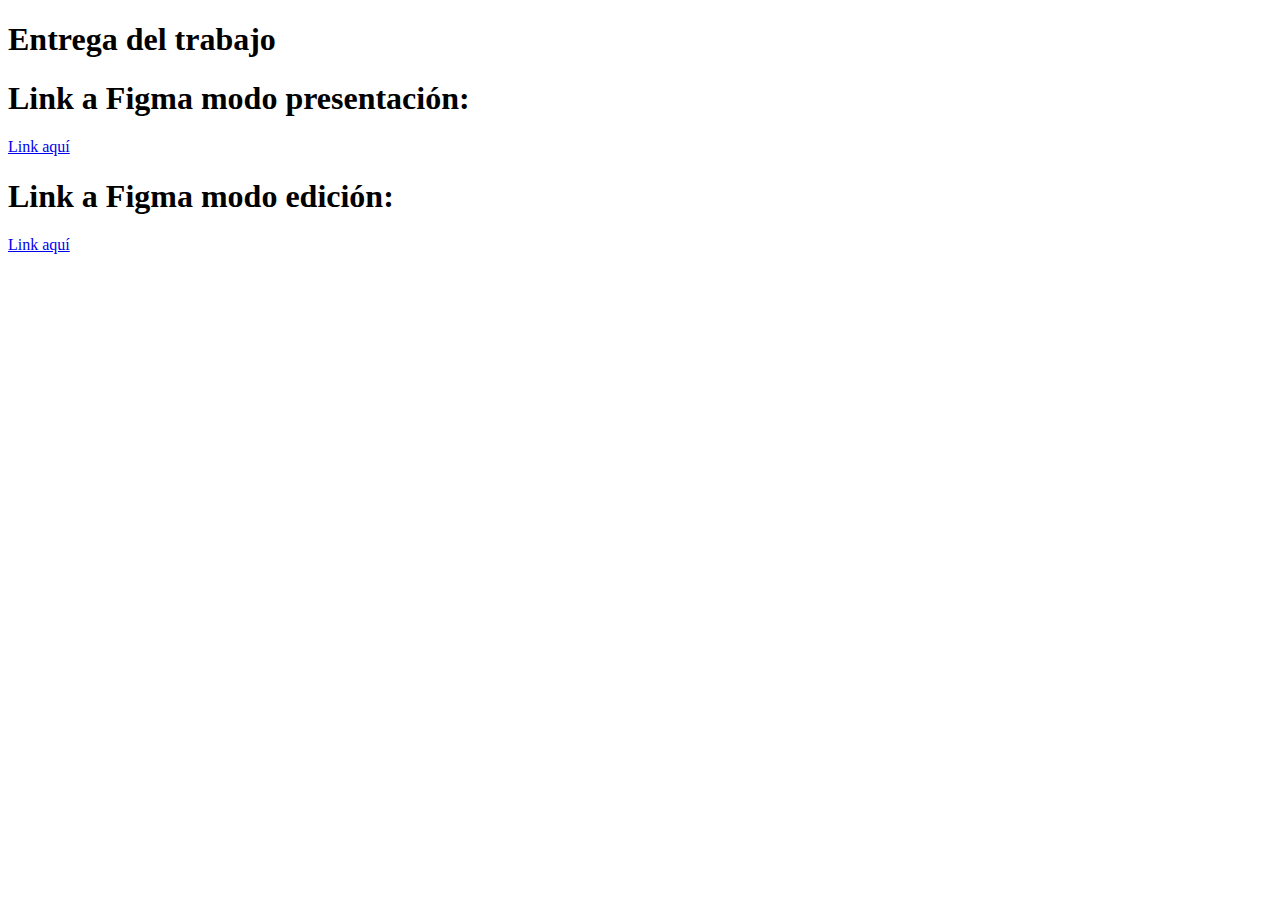
<file: TP1/EntregaFinal/index.html>
<!DOCTYPE html>
<html lang="en">
<head>
    <meta charset="UTF-8">
    <meta name="viewport" content="width=device-width, initial-scale=1.0">
    <meta http-equiv="X-UA-Compatible" content="ie=edge">
    <title>Entrega Visualizacion</title>
</head>
<body>
    <h1>Entrega del trabajo</h1>
    <h1>Link a Figma modo presentación:</h1>
<a href="https://www.figma.com/proto/ldNifO5oZ9bYKLvWNHwueU/Interfaces?node-id=219-9907&node-type=canvas&t=2ipZr9Sms6TD4jUm-1&scaling=min-zoom&content-scaling=fixed&page-id=83%3A150&starting-point-node-id=219%3A9907">Link aquí</a>
<h1>Link a Figma modo edición:</h1>
<a href="https://www.figma.com/design/ldNifO5oZ9bYKLvWNHwueU/Interfaces?node-id=19-110&m=dev&t=q0LPib8sb5KTSscT-1">Link aquí</a>
</body>
</html>
</file>
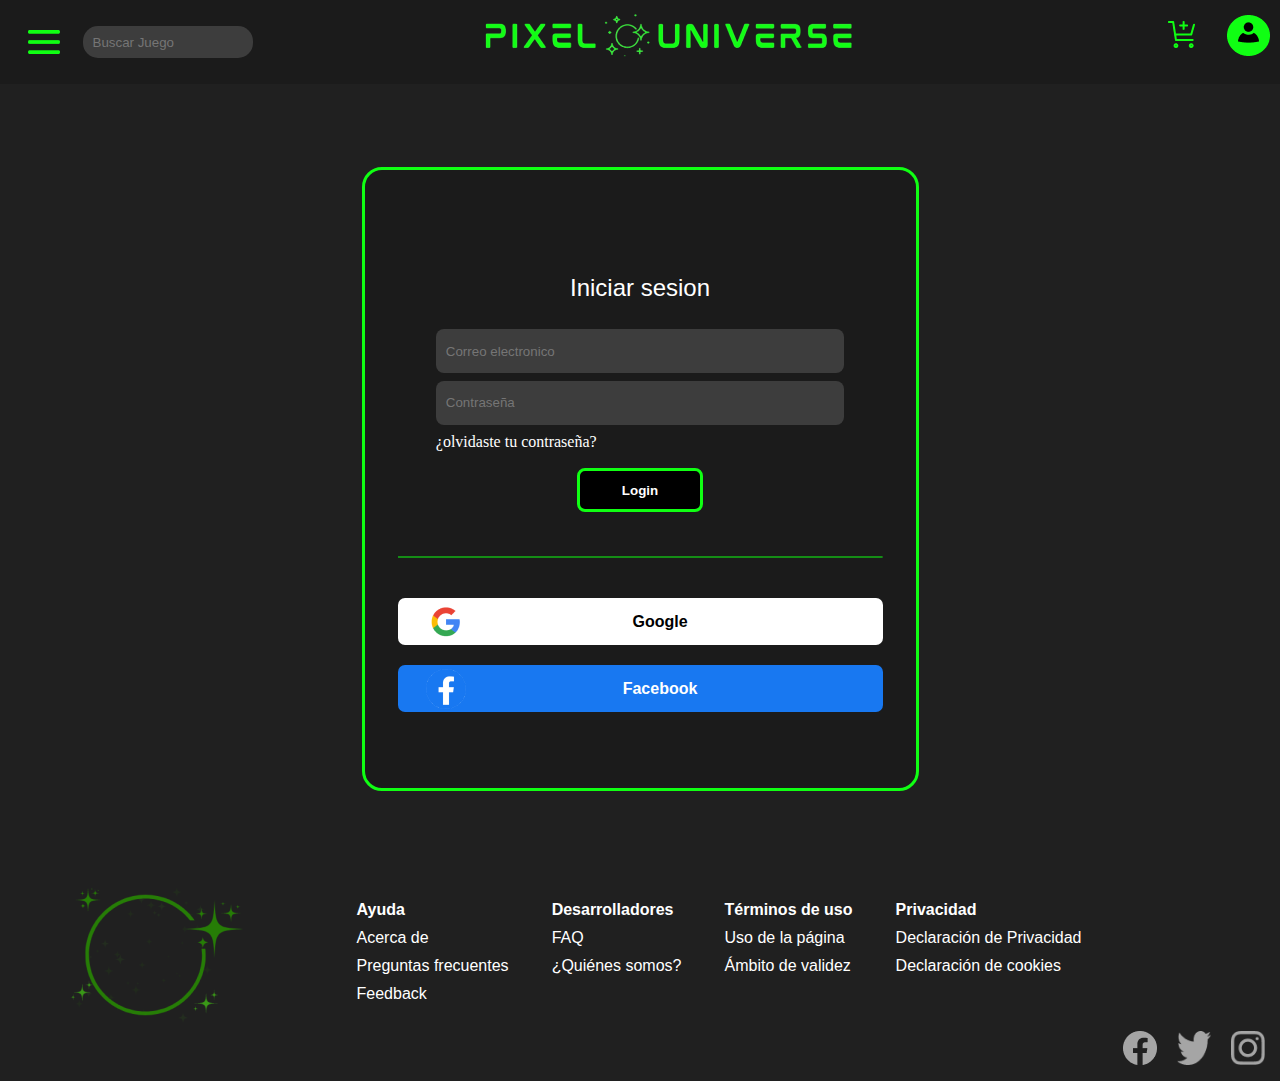
<file: TP2/EntregaFinal/inicioSesion.html>
<!DOCTYPE html>
<html lang="en">
<head>
    <meta charset="UTF-8">
    <meta name="viewport" content="width=device-width, initial-scale=1.0">
    <title>Iniciar sesion - Pixel Universe</title>

    <link rel="stylesheet" href="styles/inicio.css">
    <link rel="shortcut icon" href="favicon.ico" type="image/x-icon">
    <link href="https://fonts.googleapis.com/css2?family=Lato:ital,wght@0,100;0,300;0,400;0,700;0,900;1,100;1,300;1,400;1,700;1,900&display=swap" rel="stylesheet">
    <link rel="preconnect" href="https://fonts.googleapis.com">
    <link rel="preconnect" href="https://fonts.gstatic.com" crossorigin>
    <link href="https://fonts.googleapis.com/css2?family=Handjet:wght@100..900&display=swap" rel="stylesheet">
    <link rel="shortcut icon" href="imgs/logoIcono.png" />
    
</head>
<body>

    <div class="fondo">

        <!-- MENU HAMBURGUESA ABIERTO -->
        
        <div class="container-menu-hamburguesa-abierto">
            <div class="menu-hamburguesa" id="menuHambAbierto">
                <div class="container-iconos">
                <li><button id="menuHambAb" class="men-ham"><img src="imgs/header/Menu hamburguesa.png" alt=""></button></li>
                
                    <div class="iconos">
                    <div class="container-icono"><li><button class="icono"><img src="imgs/iconos-menu-hamburguesa/icono-clasicos.png" alt=""></button><a href="home.html">Clasicos</a></li></div>
                    <div class="container-icono"><li><button class="icono"><img src="imgs/iconos-menu-hamburguesa/icono-autos.png" alt=""></button><a href="home.html">Vehiculos</a></li></div>
                    <div class="container-icono"><li><button class="icono"><img src="imgs/iconos-menu-hamburguesa/icono-accion.png" alt=""></button><a href="home.html">Accion</a></li></div>
                    <div class="container-icono"><li><button class="icono"><img src="imgs/iconos-menu-hamburguesa/icono-deporte.png" alt=""></button><a href="home.html">Deporte</a></li></div>
                    <div class="container-icono"><li><button class="icono"><img src="imgs/iconos-menu-hamburguesa/icono-estrategia.png" alt=""></button><a href="home.html">Estrategia</a></li></div>
                    <div class="container-icono"><li><button class="icono"><img src="imgs/iconos-menu-hamburguesa/icono-puzzle.png" alt=""></button><a href="home.html">Puzzle</a></li></div>
                    <div class="container-icono"><li><button class="icono"><img src="imgs/iconos-menu-hamburguesa/icono-login.png" alt=""></button><a href="inicioSesion.html">Cerrar sesion</a></li></div>
                    </div>
                    
                </div>

            </div>
        </div>

        <!-- NAV -->
        
        <header>
            <div class="nav">
                <ul>
                    <li><button id="menuHamb" class="men-ham"><img src="imgs/header/Menu hamburguesa.png" alt=""></button></li>
                    <li id="search"><input placeholder="Buscar Juego"></input></li>
                    <li id="tituloPrincipal"><a href="home.html"><img src="imgs/Logo.png" alt=""></a></li>
                    <li id="carrito"><a href=""><img src="imgs/header/carrito.png" alt=""></a></li>
                    <li id="cuenta"><a href="registro.html"><img src="imgs/header/login.png" alt=""></a></li>
                </ul>
            </div>
        </header>

        <!-- INICIO DE SESION -->

        <div class="container">
            <div class="container-inicioSesion">

                <div class="container-principal">
                    <h2>Iniciar sesion</h2>
                    <input type="text" placeholder="Correo electronico">
                    <input type="text" placeholder="Contraseña">
                    <p>¿olvidaste tu contraseña?</p>
                    <div class="container-enviar">
                        <button class="enviar"><a href="home.html">Login</a></button>
                    </div>
                </div>

                <div class="container-linea">
                    <img class="linea" src="imgs/linea.png" alt="">
                </div>
    
                <div class="container-IncioExterior">
                    <button class="btn-google"><img src="imgs/google.png" alt="">Google</button>
                    <button class="btn-facebook"><img src="imgs/facebook.png" alt="">Facebook</button>
                </div>
    
            </div>
        </div>

        <!-- FOOTER -->

        <footer>
            <div class="footer-container">
                <div class="footer-image">
                    <img src="imgs/footer/logoFooter.png" alt="">
                </div>
    
                <div class="footer-links">
                    <div class="container-footer-links">
                        <section>
                            <h2>Ayuda</h2>
                            <ul>
                                <li><a href="#">Acerca de</a></li>
                                <li><a href="#">Preguntas frecuentes</a></li>
                                <li><a href="#">Feedback</a></li>
                            </ul>
                        </section>
        
                        <section>
                            <h2>Desarrolladores</h2>
                            <ul>
                                <li><a href="#">FAQ</a></li>
                                <li><a href="#">¿Quiénes somos?</a></li>
                            </ul>
                        </section>
        
                        <section>
                            <h2>Términos de uso</h2>
                            <ul>
                                <li><a href="#">Uso de la página</a></li>
                                <li><a href="#">Ámbito de validez</a></li>
                            </ul>
                        </section>
        
                        <section>
                            <h2>Privacidad</h2>
                            <ul>
                                <li><a href="#">Declaración de Privacidad</a></li>
                                <li><a href="#">Declaración de cookies</a></li>
                            </ul>
                        </section>
                    </div>
                </div>
    
                <div class="footer-social">
                    <ul>
                        <li><a href="#"><img src="imgs/footer/icono-facebook.png" alt="Facebook"></a></li>
                        <li><a href="#"><img src="imgs/footer/icono-x.png" alt="Twitter"></a></li>
                        <li><a href="#"><img src="imgs/footer/icono-instagram.png" alt="Instagram"></a></li>
                    </ul>
                </div>
            </div>
                </footer>
    
        <script src="scripts/menuHamburguesa.js"></script>
</body>
</html>
</file>
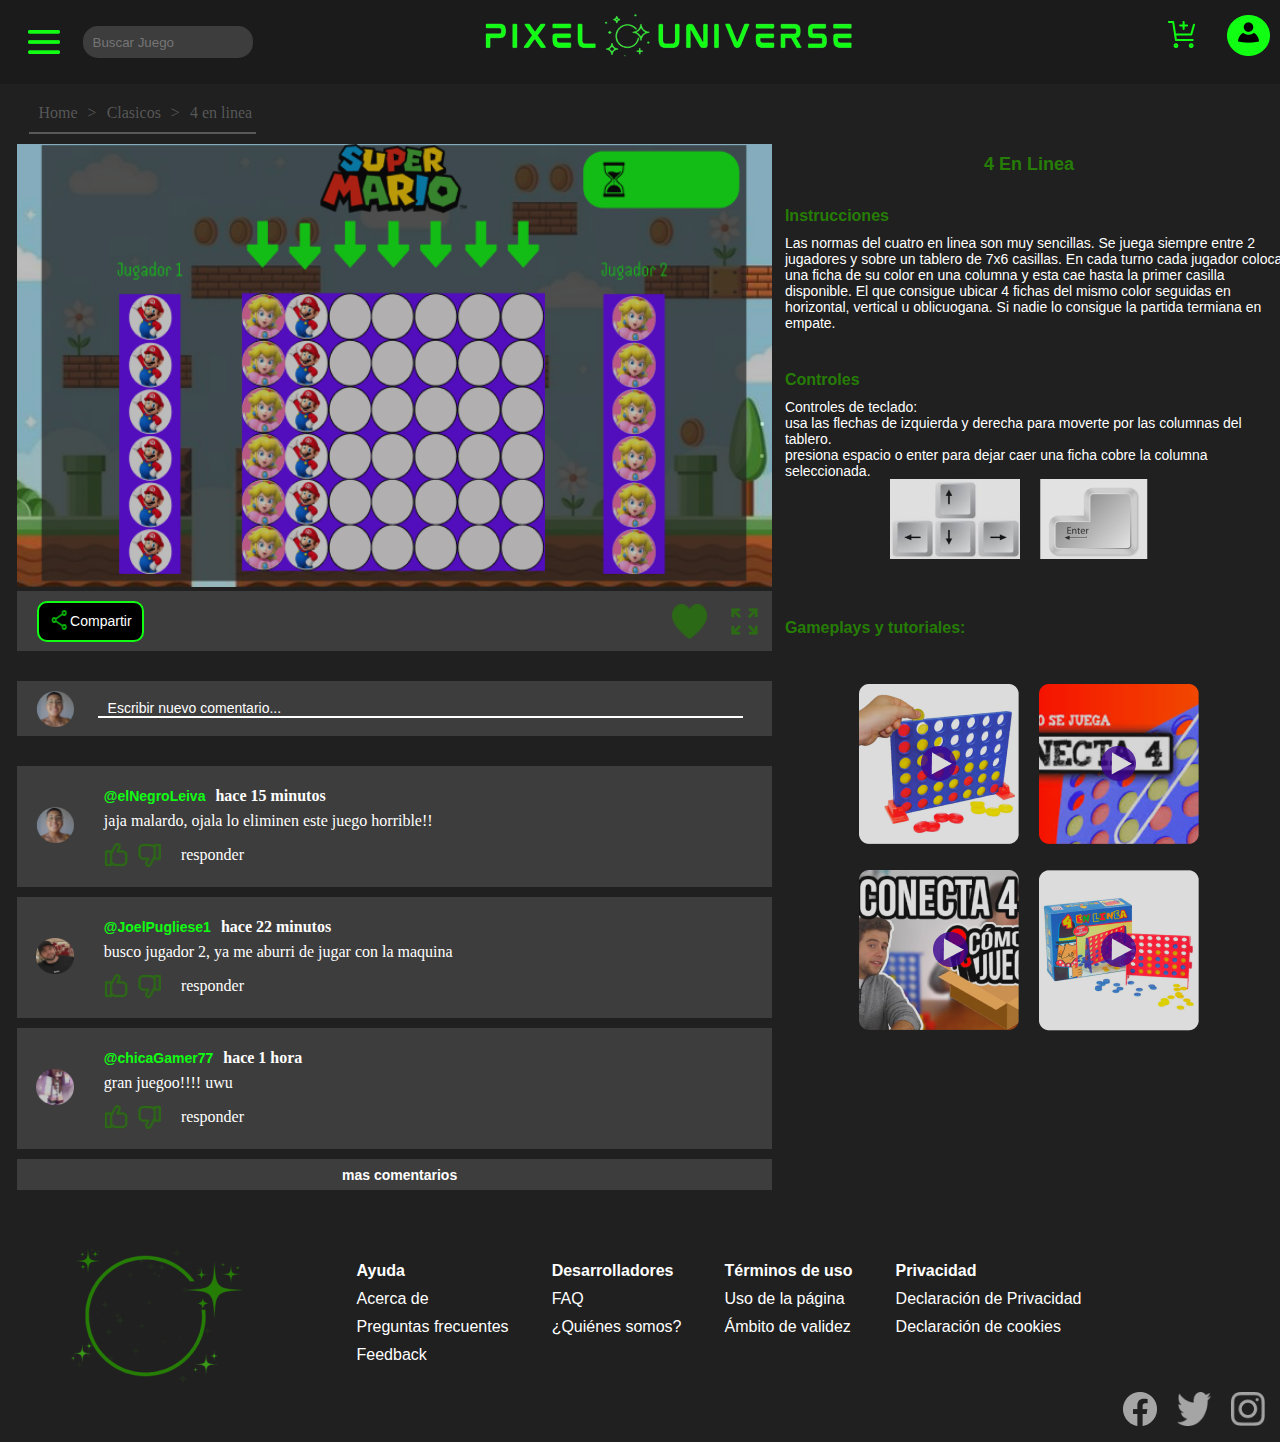
<file: TP2/EntregaFinal/intermedia.html>
<!DOCTYPE html>
<html lang="en">
<head>
    <meta charset="UTF-8">
    <meta name="viewport" content="width=device-width, initial-scale=1.0">
    <title>4 en linea - Pixel Universe</title>

    <link rel="stylesheet" href="styles/intermedia.css">
    <link rel="shortcut icon" href="favicon.ico" type="image/x-icon">
    <link href="https://fonts.googleapis.com/css2?family=Lato:ital,wght@0,100;0,300;0,400;0,700;0,900;1,100;1,300;1,400;1,700;1,900&display=swap" rel="stylesheet">
    <link rel="preconnect" href="https://fonts.googleapis.com">
    <link rel="preconnect" href="https://fonts.gstatic.com" crossorigin>
    <link href="https://fonts.googleapis.com/css2?family=Handjet:wght@100..900&display=swap" rel="stylesheet">
    <link rel="shortcut icon" href="imgs/logoIcono.png" />

</head>
<body>

    <div class="fondo">

        <div class="fondo">

            <!-- MENU HAMBURGUESA ABIERTO -->
        
            <div class="container-menu-hamburguesa-abierto">
                <div class="menu-hamburguesa" id="menuHambAbierto">
                    <div class="container-iconos">
                    <li><button id="menuHambAb" class="men-ham"><img src="imgs/header/Menu hamburguesa.png" alt=""></button></li>
                    
                        <div class="iconos">
                        <div class="container-icono"><li><button class="icono"><img src="imgs/iconos-menu-hamburguesa/icono-clasicos.png" alt=""></button><a href="home.html">Clasicos</a></li></div>
                        <div class="container-icono"><li><button class="icono"><img src="imgs/iconos-menu-hamburguesa/icono-autos.png" alt=""></button><a href="home.html">Vehiculos</a></li></div>
                        <div class="container-icono"><li><button class="icono"><img src="imgs/iconos-menu-hamburguesa/icono-accion.png" alt=""></button><a href="home.html">Accion</a></li></div>
                        <div class="container-icono"><li><button class="icono"><img src="imgs/iconos-menu-hamburguesa/icono-deporte.png" alt=""></button><a href="home.html">Deporte</a></li></div>
                        <div class="container-icono"><li><button class="icono"><img src="imgs/iconos-menu-hamburguesa/icono-estrategia.png" alt=""></button><a href="home.html">Estrategia</a></li></div>
                        <div class="container-icono"><li><button class="icono"><img src="imgs/iconos-menu-hamburguesa/icono-puzzle.png" alt=""></button><a href="home.html">Puzzle</a></li></div>
                        <div class="container-icono"><li><button class="icono"><img src="imgs/iconos-menu-hamburguesa/icono-login.png" alt=""></button><a href="inicioSesion.html">Cerrar sesion</a></li></div>
                        </div>
                        
                    </div>
    
                </div>
            </div>
        
            <!-- NAV -->
        
            <header>
                <div class="nav">
                    <ul>
                        <li><button id="menuHamb" class="men-ham"><img src="imgs/header/Menu hamburguesa.png" alt=""></button></li>
                        <li id="search"><input placeholder="Buscar Juego"></input></li>
                        <li id="tituloPrincipal"><a href="home.html"><img src="imgs/Logo.png" alt=""></a></li>
                        <li id="carrito"><a href=""><img src="imgs/header/carrito.png" alt=""></a></li>
                        <li id="cuenta"><a href="registro.html"><img src="imgs/header/login.png" alt=""></a></li>
                    </ul>
                </div>
            </header>

            <!-- PAGINA INTERMEDIA -->
            
            <div class="container-principal">

                <div class="container-breadcrumb">
                    <div class="breadcrumbs">
                        <div class="breadcrumb">
                            <a href="home.html">Home</a><p> > </p><a href="">Clasicos</a><p> > </p><a href="">4 en linea</a>
                        </div>
                    </div>
                </div>

                <div class="container-principal-juego">

                    <div class="container-zona-juego">

                        <div class="zona-juego">
    
                            <div class="juego">
                                
                                <!-- PANTALLA -->

                                <img src="imgs/foto-web-jueguitos/carrusel-juegos/CuatroEnLineaMario.png" alt="">

                                <!-- ZONA DEBAJO DE LA PANTALLA -->

                                <div class="container-titulo">

                                    <div class="boton">
                                        <button class="btn-compartir"><span class="logo-btn"><img src="imgs/intermedia-fotos/share.png" alt=""></span>Compartir</button>
                                        <!-- <button><img src="imgs/intermedia-fotos/share.png" alt="">Compartir</button> -->
                                    </div>

                                    <div class="botones-extra">
                                        <img src="imgs/intermedia-fotos/Corazon2.png" alt="">
                                        <img src="imgs/intermedia-fotos/gridicons_fullscreen.png" alt="">
                                    </div>

                                </div>

<!-- COMENTARIOS -->

                                    <div class="container-comentarios">

<!-- ESCRIBIR COMENTARIOS -->
                                        <div class="dejar-comentario">
                                            
                                            <div class="container-img">
                                                <img src="imgs/intermedia-fotos/img-perfil1.png" alt="">
                                            </div>
    
                                            <div class="container-comentario-nuevo">
                                                <p>Escribir nuevo comentario...</p>
                                            </div>
                                        </div>

<!-- comentario-->
                                        <section class="comentarios-ej">
                                            
                                            <div class="container-comentarios-ej">

<!-- comentario 1 -->
                                                <div class="comentario">
                                                
                                                    <div class="container-img">
                                                        <img src="imgs/intermedia-fotos/img-perfil1.png" alt="">
                                                    </div>
        
                                                    <div class="container-comentario">


        
                                                        <div class="container-informacion">
                                                            
                                                            <div class="nombre">
                                                                <a href="">@elNegroLeiva</a>
                                                            </div>
        
                                                            <div class="info">
                                                                <p>hace 15 minutos</p>
                                                            </div>
                                                            
                                                        </div>


        
                                                        <div class="container-mensaje">
                                                            <p>jaja malardo, ojala lo eliminen este juego horrible!!</p>
                                                        </div>


        
                                                        <div class="container-calificacion">
                                                            <img src="imgs/intermedia-fotos/like.png" alt="">
                                                            <img src="imgs/intermedia-fotos/dislike.png" alt="">
                                                            <p>responder</p>
                                                        </div>

                                                    </div>
        
                                                </div>

<!-- comentario 2 -->
                                                <div class="comentario">
                                                
                                                    <div class="container-img">
                                                        <img src="imgs/intermedia-fotos/img-perfil2.png" alt="">
                                                    </div>
        
                                                    <div class="container-comentario">


        
                                                        <div class="container-informacion">
                                                            
                                                            <div class="nombre">
                                                                <a href="">@JoelPugliese1</a>
                                                            </div>
        
                                                            <div class="info">
                                                                <p>hace 22 minutos</p>
                                                            </div>
                                                            
                                                        </div>


        
                                                        <div class="container-mensaje">
                                                            <p>busco jugador 2, ya me aburri de jugar con la maquina</p>
                                                        </div>


        
                                                        <div class="container-calificacion">
                                                            <img src="imgs/intermedia-fotos/like.png" alt="">
                                                            <img src="imgs/intermedia-fotos/dislike.png" alt="">
                                                            <p>responder</p>
                                                        </div>


        
                                                    </div>
        
                                                </div>


<!-- comentario 3 -->
                                                <div class="comentario">
                                                
                                                    <div class="container-img">
                                                        <img src="imgs/intermedia-fotos/img-perfil3.png" alt="">
                                                    </div>
        
                                                    <div class="container-comentario">


        
                                                        <div class="container-informacion">
                                                            
                                                            <div class="nombre">
                                                                <a href="">@chicaGamer77</a>
                                                            </div>
        
                                                            <div class="info">
                                                                <p>hace 1 hora</p>
                                                            </div>
                                                            
                                                        </div>


        
                                                        <div class="container-mensaje">
                                                            <div class="mensaje">
                                                                <p>gran juegoo!!!! uwu </p>
                                                            </div>
                                                        </div>


                                                        <div class="container-calificacion">
                                                            <img src="imgs/intermedia-fotos/like.png" alt="">
                                                            <img src="imgs/intermedia-fotos/dislike.png" alt="">
                                                            <p>responder</p>
                                                        </div>


                                                    </div>
        
                                                </div>

                                            </div>
    
                                        </section>

                                        <!-- MAS COMENTARIOS -->

                                        <div class="mas-comentarios">
                                            <p>mas comentarios</p>
                                        </div>

                                    </div>

                            </div>
                            
                        </div>
                        
                    </div>
    
                    <div class="container-zona-tutorial">
                        
                        <div class="tutorial">

                            <div class="titulo">
                            <h2>4 En Linea</h2>
                            </div>
    
                            <div class="instrucciones">
    
                            <h3>Instrucciones</h3>
    
                            <p>Las normas del cuatro en linea son muy sencillas. Se juega siempre entre 2 jugadores y sobre un tablero de 7x6 casillas. En cada turno cada jugador coloca una ficha de su color en una columna y esta cae hasta la primer casilla disponible. El que consigue ubicar 4 fichas del mismo color seguidas en horizontal, vertical u oblicuogana. Si nadie lo consigue la partida termiana en empate.</p>
    
                            </div>

                            <div class="controles">
                            <h3>Controles</h3>
    
                            <p>Controles de teclado:</p>
    
                            <li>usa las flechas de izquierda y derecha para moverte por las columnas del tablero.</li>
                            <li>presiona espacio o enter para dejar caer una ficha cobre la columna seleccionada.</li>
    
                            <div class="imgs">
                                <img src="imgs/intermedia-fotos/controles flechas.png" alt="">
                                <img src="imgs/intermedia-fotos/controles enter.png" alt="">
                            </div>
                            </div>

                        </div>

                        <div class="videos-tutoriales">
                            
                            <div class="titulo">
                                <h2>Gameplays y tutoriales:</h2>
                            </div>

                            <div class="videos">

                                <img src="imgs/intermedia-fotos/gameplay1.png" alt="">
                                <img src="imgs/intermedia-fotos/gameplay2.png" alt="">
                                <img src="imgs/intermedia-fotos/gameplay3.png" alt="">
                                <img src="imgs/intermedia-fotos/gameplay4.png" alt="">

                            </div>

                        </div>
    
                    </div> 
                </div>

            </div>

            <!-- FOOTER -->

            <footer>
        <div class="footer-container">
            <div class="footer-image">
                <img src="imgs/footer/logoFooter.png" alt="">
            </div>

            <div class="footer-links">
                <div class="container-footer-links">
                    <section>
                        <h2>Ayuda</h2>
                        <ul>
                            <li><a href="#">Acerca de</a></li>
                            <li><a href="#">Preguntas frecuentes</a></li>
                            <li><a href="#">Feedback</a></li>
                        </ul>
                    </section>
    
                    <section>
                        <h2>Desarrolladores</h2>
                        <ul>
                            <li><a href="#">FAQ</a></li>
                            <li><a href="#">¿Quiénes somos?</a></li>
                        </ul>
                    </section>
    
                    <section>
                        <h2>Términos de uso</h2>
                        <ul>
                            <li><a href="#">Uso de la página</a></li>
                            <li><a href="#">Ámbito de validez</a></li>
                        </ul>
                    </section>
    
                    <section>
                        <h2>Privacidad</h2>
                        <ul>
                            <li><a href="#">Declaración de Privacidad</a></li>
                            <li><a href="#">Declaración de cookies</a></li>
                        </ul>
                    </section>
                </div>
            </div>

            <div class="footer-social">
                <ul>
                    <li><a href="#"><img src="imgs/footer/icono-facebook.png" alt="Facebook"></a></li>
                    <li><a href="#"><img src="imgs/footer/icono-x.png" alt="Twitter"></a></li>
                    <li><a href="#"><img src="imgs/footer/icono-instagram.png" alt="Instagram"></a></li>
                </ul>
            </div>
        </div>
            </footer>

    </div>

    <script src="scripts/menuHamburguesa.js"></script>

</body>
</html>
</file>
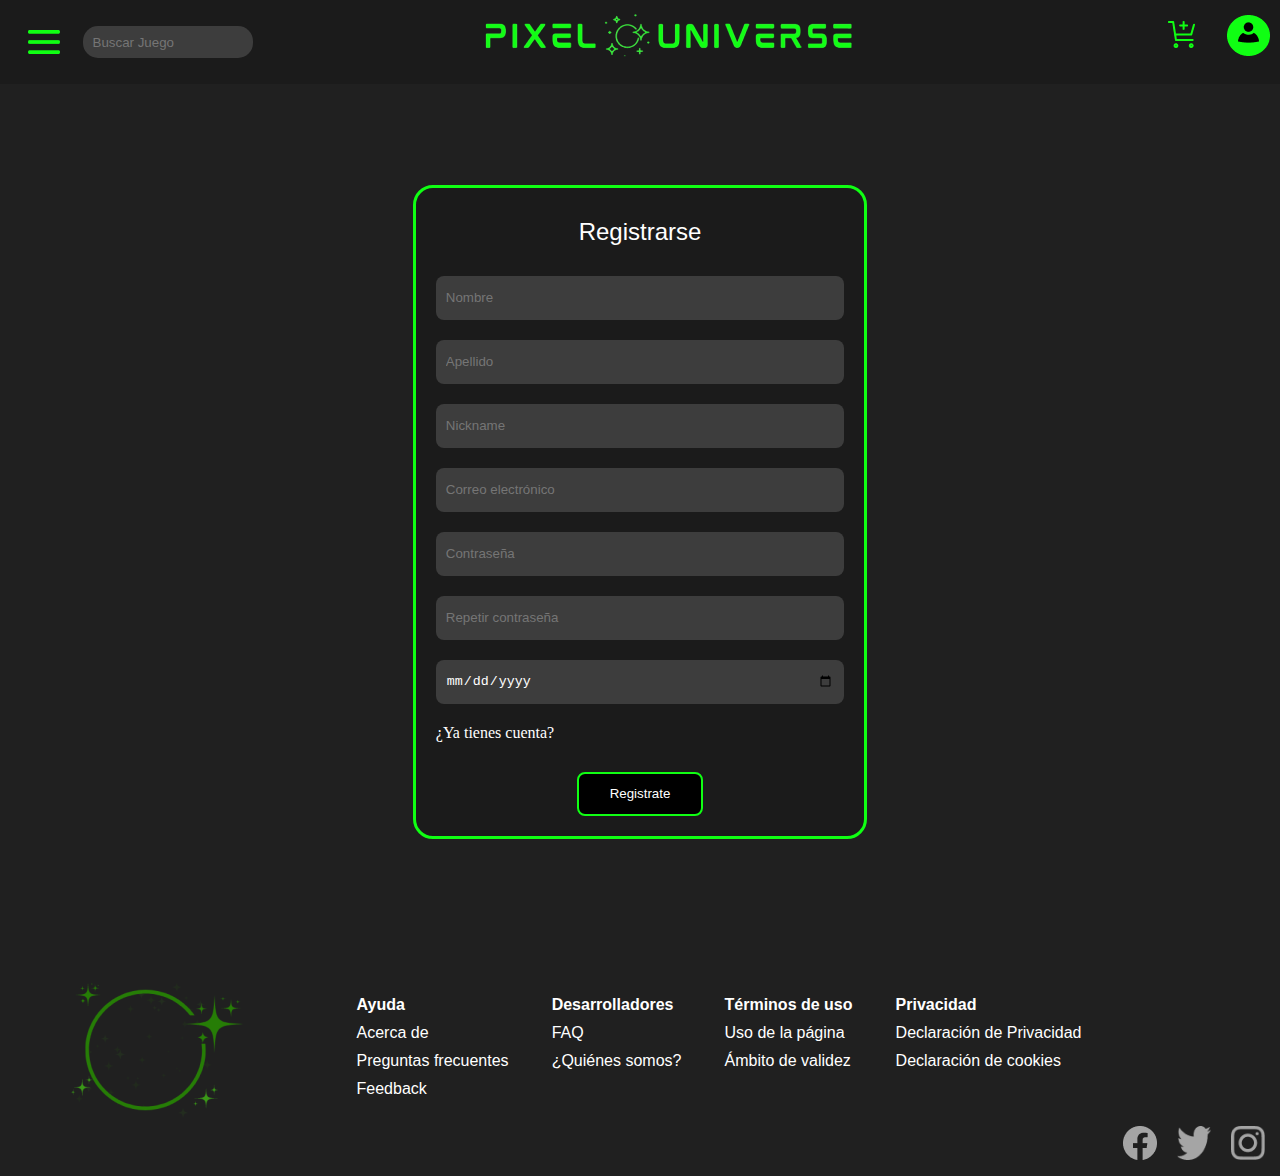
<file: TP2/EntregaFinal/registro.html>
<!DOCTYPE html>
<html lang="en">
<head>
    <meta charset="UTF-8">
    <meta name="viewport" content="width=device-width, initial-scale=1.0">
    <title>Registro - Pixel Universe</title>

    <link rel="stylesheet" href="styles/registro.css">
    <link rel="shortcut icon" href="favicon.ico" type="image/x-icon">
    <link href="https://fonts.googleapis.com/css2?family=Lato:ital,wght@0,100;0,300;0,400;0,700;0,900;1,100;1,300;1,400;1,700;1,900&display=swap" rel="stylesheet">
    <link rel="preconnect" href="https://fonts.googleapis.com">
    <link rel="preconnect" href="https://fonts.gstatic.com" crossorigin>
    <link href="https://fonts.googleapis.com/css2?family=Handjet:wght@100..900&display=swap" rel="stylesheet">
    <link rel="shortcut icon" href="imgs/logoIcono.png" />

</head>
<body>


                <!-- MENU HAMBURGUESA ABIERTO -->

            <!-- MENU HAMBURGUESA ABIERTO -->
        
            <div class="container-menu-hamburguesa-abierto">
                <div class="menu-hamburguesa" id="menuHambAbierto">
                    <div class="container-iconos">
                        <li><button id="menuHambAb" class="men-ham"><img src="imgs/header/Menu hamburguesa.png" alt=""></button></li>
                    
                        <div class="iconos">
                        <div class="container-icono"><li><button class="icono"><img src="imgs/iconos-menu-hamburguesa/icono-clasicos.png" alt=""></button><a href="home.html">Clasicos</a></li></div>
                        <div class="container-icono"><li><button class="icono"><img src="imgs/iconos-menu-hamburguesa/icono-autos.png" alt=""></button><a href="home.html">Vehiculos</a></li></div>
                        <div class="container-icono"><li><button class="icono"><img src="imgs/iconos-menu-hamburguesa/icono-accion.png" alt=""></button><a href="home.html">Accion</a></li></div>
                        <div class="container-icono"><li><button class="icono"><img src="imgs/iconos-menu-hamburguesa/icono-deporte.png" alt=""></button><a href="home.html">Deporte</a></li></div>
                        <div class="container-icono"><li><button class="icono"><img src="imgs/iconos-menu-hamburguesa/icono-estrategia.png" alt=""></button><a href="home.html">Estrategia</a></li></div>
                        <div class="container-icono"><li><button class="icono"><img src="imgs/iconos-menu-hamburguesa/icono-puzzle.png" alt=""></button><a href="home.html">Puzzle</a></li></div>
                        <div class="container-icono"><li><button class="icono"><img src="imgs/iconos-menu-hamburguesa/icono-login.png" alt=""></button><a href="inicioSesion.html">Cerrar sesion</a></li></div>
                        </div>
                        
                    </div>
    
                </div>
            </div>
        
            <header>
                <div class="nav">
                    <ul>
                        <li><button id="menuHamb" class="men-ham"><img src="imgs/header/Menu hamburguesa.png" alt=""></button></li>
                        <li id="search"><input placeholder="Buscar Juego"></input></li>
                        <li id="tituloPrincipal"><a href="home.html"><img src="imgs/Logo.png" alt=""></a></li>
                        <li id="carrito"><a href=""><img src="imgs/header/carrito.png" alt=""></a></li>
                        <li id="cuenta"><a href="registro.html"><img src="imgs/header/login.png" alt=""></a></li>
                    </ul>
                </div>
            </header>

        <div class="container">
            <div class="container-registro">

                <div class="container-principal">

                    <h2>Registrarse</h2>
                    
                    <input type="text" placeholder="Nombre">
                    <input type="text" placeholder="Apellido">
                    <input type="text" placeholder="Nickname">
                    <input type="text" placeholder="Correo electrónico">
                    <input type="text" placeholder="Contraseña">
                    <input type="text" placeholder="Repetir contraseña">
                    <input type="date" placeholder="Fecha de nacimiento">
                    <a href="inicioSesion.html">¿Ya tienes cuenta?</a>

                    <div class="container-enviar">
                        <input class="enviar" type="submit" value="Registrate">
                    </div>

                </div>
    
            </div>
        </div>

        <footer>
            <div class="footer-container">
                <div class="footer-image">
                    <img src="imgs/footer/logoFooter.png" alt="">
                </div>
    
                <div class="footer-links">
                    <div class="container-footer-links">
                        <section>
                            <h2>Ayuda</h2>
                            <ul>
                                <li><a href="#">Acerca de</a></li>
                                <li><a href="#">Preguntas frecuentes</a></li>
                                <li><a href="#">Feedback</a></li>
                            </ul>
                        </section>
        
                        <section>
                            <h2>Desarrolladores</h2>
                            <ul>
                                <li><a href="#">FAQ</a></li>
                                <li><a href="#">¿Quiénes somos?</a></li>
                            </ul>
                        </section>
        
                        <section>
                            <h2>Términos de uso</h2>
                            <ul>
                                <li><a href="#">Uso de la página</a></li>
                                <li><a href="#">Ámbito de validez</a></li>
                            </ul>
                        </section>
        
                        <section>
                            <h2>Privacidad</h2>
                            <ul>
                                <li><a href="#">Declaración de Privacidad</a></li>
                                <li><a href="#">Declaración de cookies</a></li>
                            </ul>
                        </section>
                    </div>
                </div>
    
                <div class="footer-social">
                    <ul>
                        <li><a href="#"><img src="imgs/footer/icono-facebook.png" alt="Facebook"></a></li>
                        <li><a href="#"><img src="imgs/footer/icono-x.png" alt="Twitter"></a></li>
                        <li><a href="#"><img src="imgs/footer/icono-instagram.png" alt="Instagram"></a></li>
                    </ul>
                </div>
            </div>
                </footer>


    <script src="scripts/menuHamburguesa.js"></script>
</body>
</html>
</file>
<file: TP2/EntregaFinal/styles/inicio.css>
@import url(header.css);
@import url(menuHamburguesa.css);
@import url(footer.css);

/* menu de inicio de sesion */

.container {
    display: flex;
    justify-content: center;
    align-items: center;
    height: 80vh;
    margin-top: 35px;
}

.container h2 {
    color: #fff;
    font-family: sans-serif;
    font-weight: 100;
    display: flex;
    padding-top: 20px;
    padding-bottom: 20px;
    justify-content: center;
}

.container p {
    color: #fff;
}

.container button, input {
    display: grid;
    width: 408.38px;
    height: 44px;
    border-radius: 8px;
    color: #ffffff;
    background-color: #3d3d3d;
    border: none;
    /* margin: 10px; */
    justify-content: center;
    align-items: center;
}

.container input {
    padding-left: 10px;
}

.container button a {
    justify-content: center;
    margin-top: 10px;
    font-weight: bold;
}

.container-enviar .enviar {
    width: 125.73px;
    background-color: #000;
    border: solid 3px #10FF13;
}

.container-enviar .enviar:hover {
    cursor: pointer;
    background-color: #267D06;
}

.container-enviar {
    display: flex;
    justify-content: center;
    padding-top: 10px;
}

.container-inicioSesion {
    width: 557px;
    height: 624px;
    border: solid 3px #10FF13;
    background-color: #1b1b1b;
    border-radius: 20px;
}

.container-inicioSesion .container-principal {
    display: grid;
    justify-content: center;
    align-items: center;
    width: 100%;
    height: 266px;
}

.container-principal {
    margin-top: 80px;
}

.container-linea {
    display: flex;
    justify-content: center;
    padding-top: 40px;
}

.linea {
    display: flex;
    justify-content: center;
    align-items: center;
}

.container .container-IncioExterior {
    display: grid;
    justify-content: center;
    align-items: center;
    padding: 30px;
}

.container .container-IncioExterior .btn-google {
    background-color: #fff;
    transition: 0.5s;
    color: #000;
    width: 485px;
    height: 47px;
    font-weight: bold;
    font-size: 16px;
    border-radius: 7px;
    display: grid;
    justify-content: center;
    align-items: center;
    grid-template-columns: auto 80%;
    margin: 10px;
}

.container .container-IncioExterior .btn-facebook {
    background-color: #1878F1;
    transition: 0.5s;
    color: #fff;
    width: 485px;
    height: 47px;
    font-weight: bold;
    font-size: 16px;
    border-radius: 7px;
    display: grid;
    justify-content: center;
    align-items: center;
    grid-template-columns: auto 80%;
    margin: 10px;
}

.container .container-IncioExterior .btn-google:hover {
    background-color: #b5b5b5;
    transition: 0.5s;
    cursor: pointer;
}

.container .container-IncioExterior .btn-facebook:hover {
    background-color: #1565c6;
    transition: 0.5s ease-in;
    cursor: pointer;
}
</file>
<file: TP2/EntregaFinal/styles/intermedia.css>
@import url(header.css);
@import url(menuHamburguesa.css);
@import url(footer.css);

.container-principal {
    display: grid;
    width: 100%;
    padding: 10px;
    margin-left: 10px;
    margin-right: 10px;
    justify-content: center;
}

/* BREADCRUMB */

.container-principal .container-breadcrumb {
    display: grid;
}

.container-principal .breadcrumbs {
    width: 100%;
}

.container-principal .breadcrumbs .breadcrumb {
    display: flex;
    flex-direction: row;
    margin: 10px;
    border-bottom: 2px solid #d2d2d252;
    width: 18%;
}

.breadcrumbs a, p {
    color: #d2d2d252;
    text-decoration: none;
    margin-left: 10px;
}

/* ZONA JUEGO */

/* ZONA PANTALLA */

.container-principal .container-principal-juego {
    display: grid;
    grid-template-columns: 60% auto;
    justify-content: center;
}

.container-principal .juego {
    justify-content: center;
}

.container-principal .juego img{
    width: 755px;
    height: 443px;
    opacity: .7;
}

.container-principal .container-titulo {
    background-color: #3D3D3D;
    display: grid;
    align-items: center;
    grid-template-columns: auto auto;
    width: 755px;
    height: 60px;
    margin-bottom: 30px;
}

.container-principal .container-titulo .boton .btn-compartir {
    padding: 5px 10px;
    background-color: #000; 
    border: solid 2px var(--collection-1-verde-primario); 
    color: #ffffff;
    font-size: 14px; 
    cursor: pointer; 
    transition: background-color 0.3s, transform 0.3s, box-shadow 0.3s;
    border-radius: 10px;
    margin-left: 20px;
    display: flex;
    align-items: center;
}

.btn-compartir:hover {
    background-color: var(--collection-1-verde-secundario);
    transform: translateY(-3px); /* Movimiento hacia arriba */
    box-shadow: 0 0 10px var(--collection-1-verde-secundario), 
                0 0 20px var(--collection-1-verde-secundario); /* Resplandor */
}

/* .container-principal .container-titulo .boton button{
    background-color: black;
    color: #fff;
    font-family: "Lato-ExtraBold", Helvetica;
    font-weight: bold;
    border: solid 2px #10FF13;
    border-radius: 8px;
    display: flex;
    justify-content: center;
    align-items: center;
    margin: 10px;
    width: 140px;
    height: 30px;
} */

.container-principal .container-titulo .boton img {
    width: 21px;
    height: 24px;
}

.container-principal .container-titulo .botones-extra {
    display: flex;
    justify-content: end;
    align-items: center;
}

.container-principal .container-titulo .botones-extra img {
    width: 35px;
    height: 35px;
    margin: 10px;
}

/* ZONA COMENTARIOS */

/* ESCRIBIR COMENTARIOS */

.container-general-comentarios {
    margin-bottom: 10px;
}

.container-principal .container-comentarios .dejar-comentario {
    width: 755px;
    height: 55px;
    background-color: #3D3D3D;
    display: grid;
    align-items: center;
    grid-template-columns: auto 90%;
    margin-bottom: 30px;
}

.dejar-comentario .container-img {
    display: flex;
    justify-content: center;
}

.dejar-comentario .container-img img {
    width: 38px;
    height: 36px;
} 

.dejar-comentario .container-comentario-nuevo {
    border-bottom: 2px solid #fff;
    width: 95%;
    margin: 5px;
}

.dejar-comentario .container-comentario-nuevo p {
    color: #fff;
    font-size: 14px;
    font-family: "Lato-Regular", Helvetica;
}

/* COMENTARIOS PUBLICADOS */

.container-comentarios .comentario {
    display: grid;
    justify-content: center;
    align-items: center;
    grid-template-columns: auto 90%;
    width: 755px;
    height: 121px;
    background-color: #3D3D3D;
    margin-bottom: 10px;
}

.comentario .comentario-img {
    display: flex;
    align-items: center;
    justify-content: center;
}

.container-comentarios .comentario img {
    width: 38px;
    height: 36px;
}

.container-comentarios .container-comentario {
    display: grid;
    align-items: center;
    margin-left: 20px;
    align-content: start;
}

.container-comentario .container-informacion {
    display: flex;
    margin-bottom: 5px;
}

.container-comentario .container-calificacion {
    display: flex;
    bottom: 0;
    align-items: end;
    margin-top: 5px;
}

.container-comentarios .comentario a{
    color: #10FF13;
    font-weight: bold;
    font-size: 14px;
    font-family: "Lato-Regular", Helvetica;
    padding-left: 10px;
}

.container-comentarios .comentario .info p {
    color: #fff;
    font-weight: bold;
}

.container-comentarios .container-mensaje {
    display: flex;
    margin-top: 2px;
    margin-bottom: 8px;
    width: 100%;
}

.container-comentarios .container-mensaje p {
    width: 100%;
    display: flex;
    align-items: start;
}

.container-comentarios .comentario p{
    color: #fff;
    width: 100%;
}

.container-comentarios .comentario .container-calificacion {
    display: flex;
    align-items: center;
    padding-left: 10px;
}

.container-comentarios .comentario .container-calificacion img {
    width: 24px;
    height: 24px;
    margin-right: 10px;
} 

/* MAS COMENTARIOS */

.container-comentarios .mas-comentarios {
    background-color: #3D3D3D;
    width: 755px;
    height: 31px;
    display: flex;
    justify-content: center;
    align-items: center;
}

.container-comentarios .mas-comentarios p {
    color: #fff;
    font-weight: bold;
    font-size: 14px;
    font-family: "Lato-Regular", Helvetica;
}

/* ZONA TUTORIAL */

.container-zona-tutorial {
    display: grid;
    width: 100%;
    height: 100vh;
}

/* TUTORIAL */

.container-zona-tutorial .tutorial {
    display: grid;
    justify-content: center;
}

.tutorial .titulo {
    margin-bottom: 25px;
}

.tutorial h2, h3 {
    color: #267D06;
    padding: 10px;
    display: flex;
    font-size: 16px;
    font-family: "Lato-Regular", Helvetica;
}

.container-zona-tutorial p {
    color: #fff;
    font-family: "Lato-Regular", Helvetica;
    font-size: 14px;
}

.container-zona-tutorial h2 {
    justify-content: center;
    height: 10px;
    font-size: 18px;
    font-family: "Lato-Regular", Helvetica;
}

.tutorial .instrucciones {
    width: 508px;
    height: 121px;
    margin-bottom: 35px;
}

.tutorial .controles {
    width: 508px;
    height: 199px;
}

.tutorial .controles li {
    color: #fff;
    font-family: "Lato-Regular", Helvetica;
    font-size: 14px;
    padding-left: 10px;
}

.tutorial .controles .imgs {
    display: flex;
    justify-content: center;
    align-items: center;
}

/* VIDEOS TUTORIALES */

.container-zona-tutorial .videos-tutoriales {
    display: grid;
    margin-top: 40px;
}

.videos-tutoriales h2 {
    color: #267D06;
    padding: 10px;
    font-size: 16px;
    font-family: "Lato-Regular", Helvetica;
    margin-bottom: 30px;
}

.videos-tutoriales .videos {
    display: grid;
    grid-template-columns: auto auto;
    justify-content: center;
    align-items:  center;
}

.videos-tutoriales .videos img {
    margin: 10px;
}
</file>
<file: TP2/EntregaFinal/styles/registro.css>
@import url(header.css);
@import url(menuHamburguesa.css);
@import url(footer.css);

/* menu de inicio de sesion */

:root {
    --collection-1-verde-primario: rgba(16, 255, 19, 1);
    --collection-1-blanco-transparencia: rgba(255, 255, 255, 0.6);
    --collection-1-blanco: rgba(255, 255, 255, 1);
    --collection-1-verde-secundario: rgba(38, 125, 6, 1);
    --collection-1-fondo: rgba(32, 32, 32, 1);
    --collection-1-violeta-principal: rgba(102, 5, 248, 1);
    --collection-1-violeta5: rgba(45, 3, 109, 1);
    --collection-1-violeta-contraste: rgba(85, 7, 202, 1);
    --collection-1-color: rgba(61, 61, 61, 1);
    --collection-1-gris-5: rgba(255, 255, 255, 0.1);
    --collection-1-color-2: var(--collection-1-gris-5);
    --collection-1-gris-cards: rgba(27, 27, 27, 1);
}

* {
    padding: 0;
    margin: 0;
    box-sizing: border-box;
}
/* ACOMODAR ESE BODY */
body{
    background-color: var(--collection-1-fondo);
}
.container {
    margin-top: 50px;
    margin-bottom: 80px;
    display:flex;
    height: 80vh;   
    justify-content: center;
    align-items: center;
}

.container .container-registro {
    border: solid 3px #10FF13;

    display: grid;
    justify-content: center;
    align-items: center;
    background-color: #1b1b1b;
    border-radius: 20px;
    margin-top: 35px;
}

.container .container-registro .container-principal {
    display: grid;
    justify-content: center;
    align-items: center;
    margin: 10px;
}

.container-principal {
    margin-top: 80px;
}

.container-principal a {
    color: #fff;
    text-decoration: none;
    margin: 10px;
}

.container-principal h2 {
    color: #fff;
    font-family: sans-serif;
    font-weight: 100;
    display: flex;
    padding-top: 20px;
    padding-bottom: 20px;
    justify-content: center;
}

.container-principal input {
    display: grid;
    width: 408.38px;
    height: 44px;
    border-radius: 8px;
    color: #ffffff;
    background-color: #3d3d3d;
    border: none;
    padding: 10px;
    margin: 10px;
}

.container-principal .enviar {
    background-color: #000;
    border: solid 2px #10FF13;
    width: 125.73px;
    justify-content: center;
}

.container-principal .enviar:hover {
    cursor: pointer;
    background-color: #267D06;
}

.container-enviar {
    display: flex;
    justify-content: center;
    padding-top: 10px;
}
</file>
